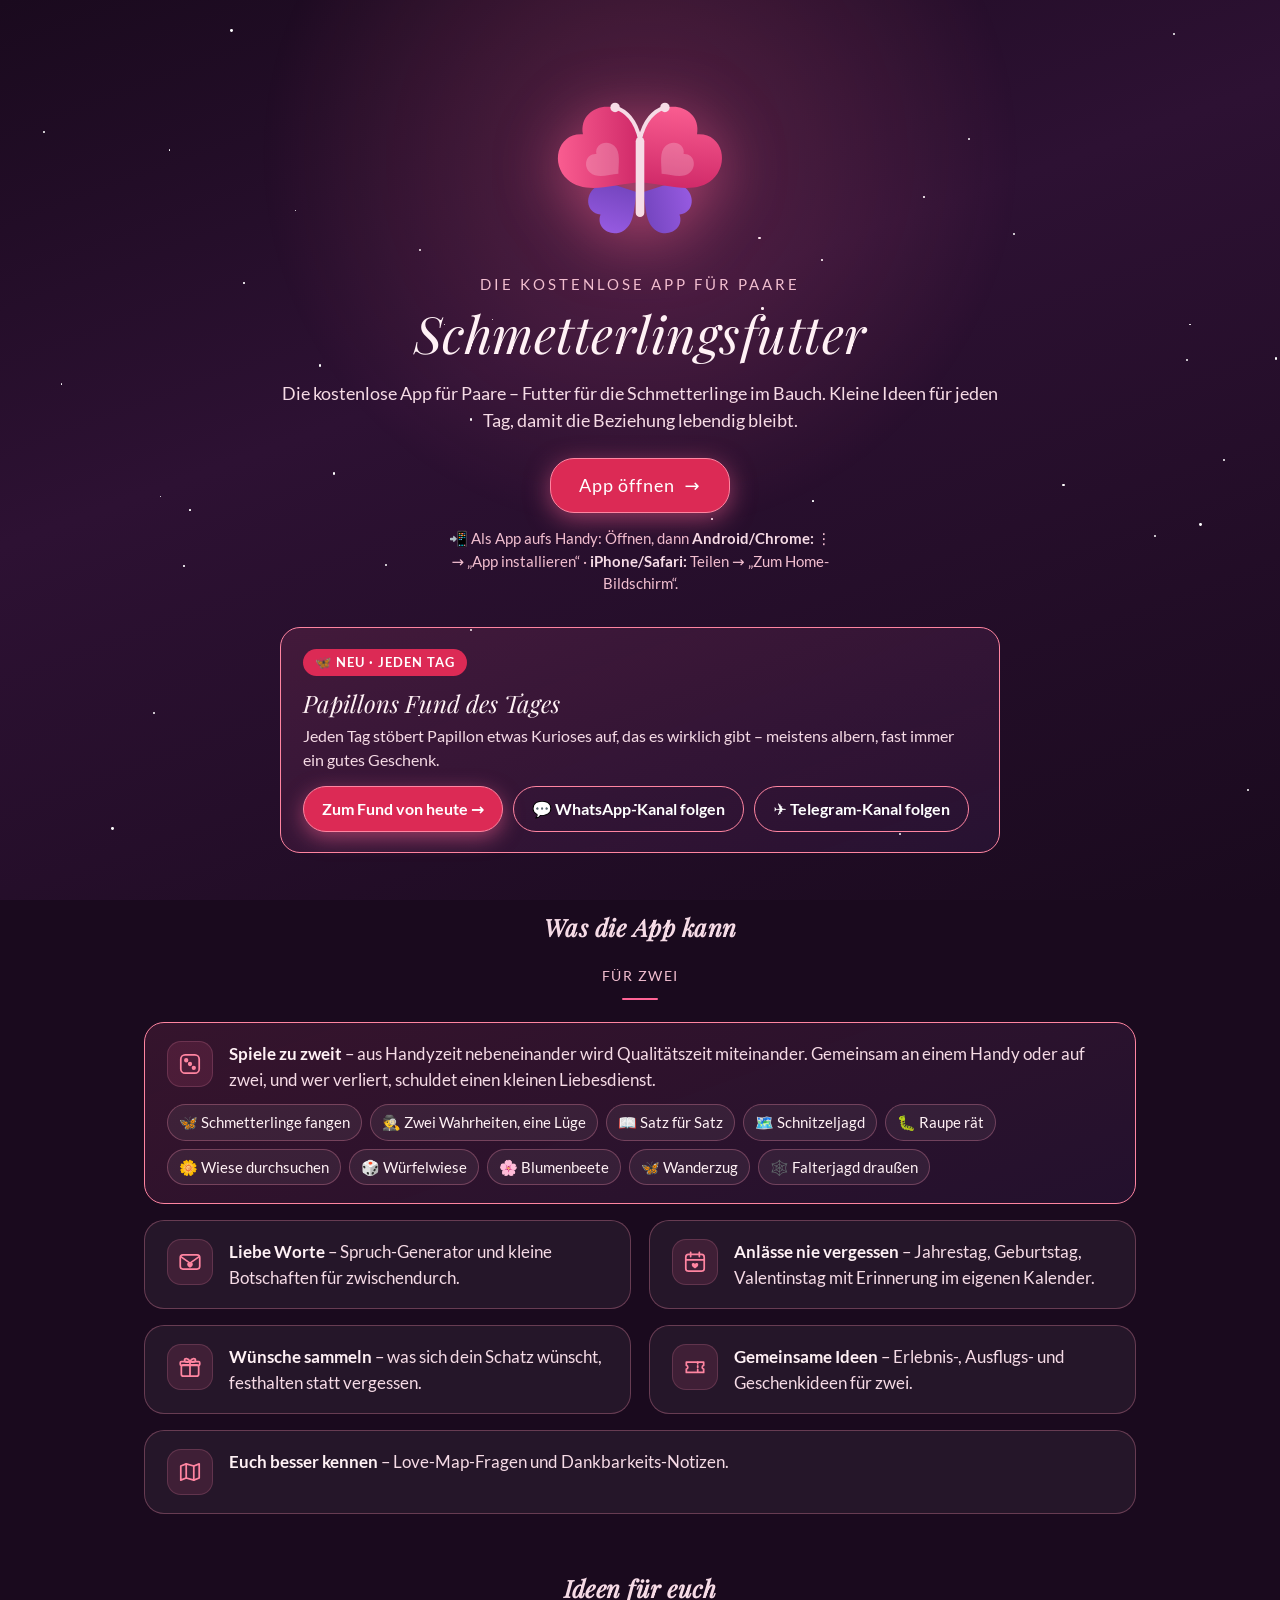
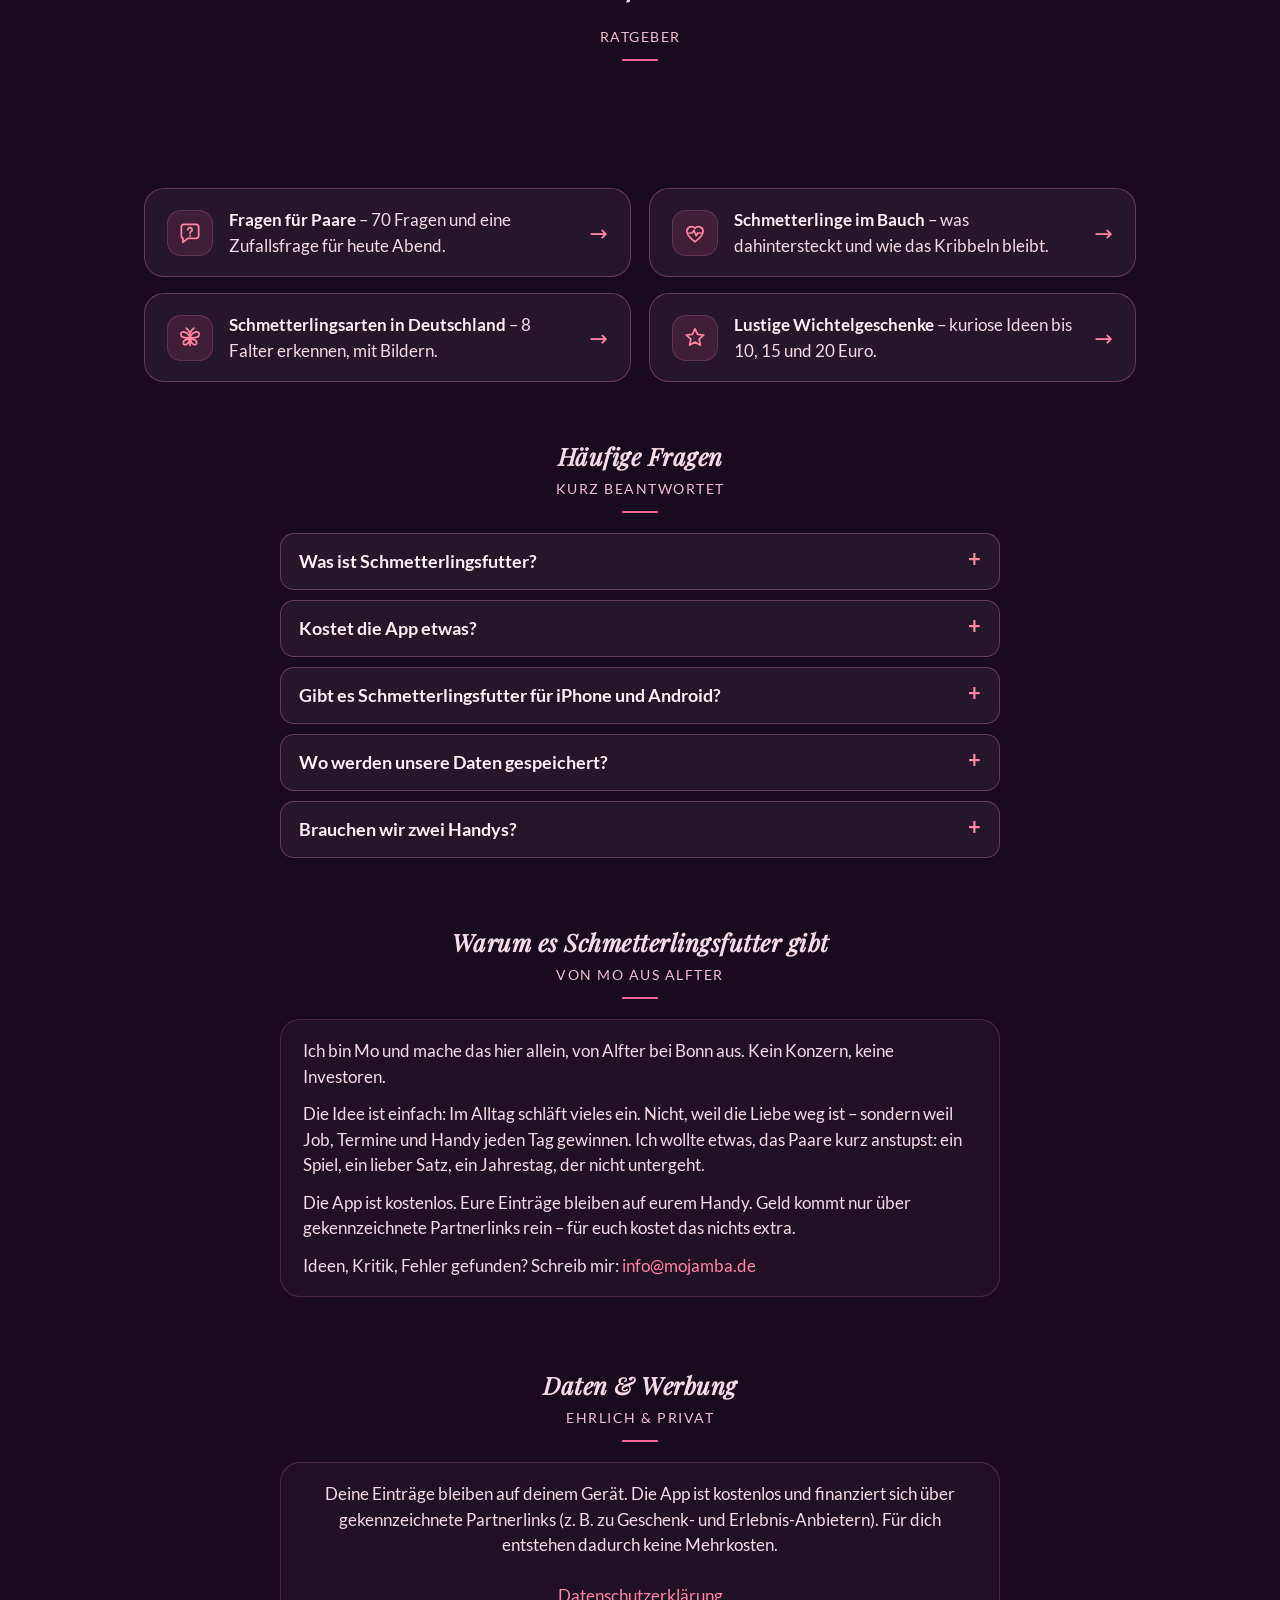
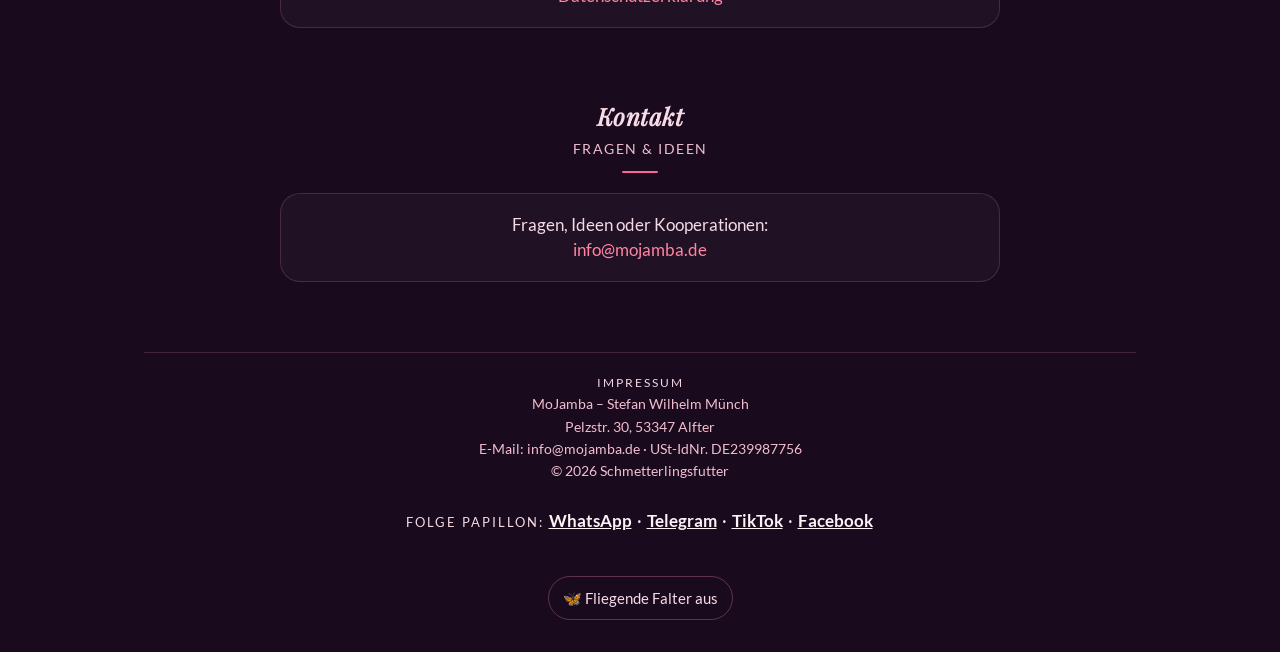
<file: index.html>
<!doctype html>
<html lang="de">
<head>
<meta charset="utf-8">
<meta name="viewport" content="width=device-width,initial-scale=1,viewport-fit=cover">
<title>Schmetterlingsfutter – die kostenlose App für Paare</title>
<meta name="description" content="Kostenlose App für Paare: Spiele zu zweit, liebe Botschaften, Jahrestage und Wünsche – damit die Schmetterlinge im Bauch bleiben. Ohne Anmeldung, ohne Abo.">
<meta name="theme-color" content="#1a0a1e">
<link rel="canonical" href="https://schmetterlingsfutter.de/">
<!-- Vorschau beim Teilen (WhatsApp, Facebook, Telegram, X …) -->
<meta property="og:type" content="website">
<meta property="og:locale" content="de_DE">
<meta property="og:site_name" content="Schmetterlingsfutter">
<meta property="og:url" content="https://schmetterlingsfutter.de/">
<meta property="og:title" content="Schmetterlingsfutter – die Paar-App">
<meta property="og:description" content="Die kostenlose App für Paare: kleine Ideen, Spiele zu zweit und Liebesbotschaften – Futter für die Schmetterlinge im Bauch.">
<meta property="og:image" content="https://schmetterlingsfutter.de/og-image.jpg">
<meta property="og:image:secure_url" content="https://schmetterlingsfutter.de/og-image.jpg">
<meta property="og:image:type" content="image/jpeg">
<meta property="og:image:width" content="1200">
<meta property="og:image:height" content="630">
<meta property="og:image:alt" content="Schmetterling mit Herzflügeln neben dem Schriftzug Schmetterlingsfutter – die Paar-App">
<meta name="twitter:card" content="summary_large_image">
<meta name="twitter:title" content="Schmetterlingsfutter – die Paar-App">
<meta name="twitter:description" content="Die kostenlose App für Paare: kleine Ideen, Spiele zu zweit und Liebesbotschaften.">
<meta name="twitter:image" content="https://schmetterlingsfutter.de/og-image.jpg">
<script type="application/ld+json">{"@context":"https://schema.org","@graph":[{"@type":"WebSite","@id":"https://schmetterlingsfutter.de/#website","url":"https://schmetterlingsfutter.de/","name":"Schmetterlingsfutter","inLanguage":"de-DE","publisher":{"@id":"https://schmetterlingsfutter.de/#org"}},{"@type":"Organization","@id":"https://schmetterlingsfutter.de/#org","name":"Schmetterlingsfutter","legalName":"MoJamba – Stefan Wilhelm Münch","url":"https://schmetterlingsfutter.de/","logo":"https://app.schmetterlingsfutter.de/icons/icon-512.png","email":"info@mojamba.de","address":{"@type":"PostalAddress","streetAddress":"Pelzstr. 30","postalCode":"53347","addressLocality":"Alfter","addressCountry":"DE"},"sameAs":["https://whatsapp.com/channel/0029Vb9gGpbId7nS5nRT380l","https://t.me/papillonsfund","https://www.tiktok.com/@schmetterlingsfutter","https://www.facebook.com/profile.php?id=61597109454624"]},{"@type":"WebApplication","@id":"https://schmetterlingsfutter.de/#app","name":"Schmetterlingsfutter","url":"https://app.schmetterlingsfutter.de/","applicationCategory":"LifestyleApplication","operatingSystem":"Web-Browser (Android, iOS)","inLanguage":"de-DE","isAccessibleForFree":true,"offers":{"@type":"Offer","price":"0","priceCurrency":"EUR"},"publisher":{"@id":"https://schmetterlingsfutter.de/#org"},"description":"Kostenlose App für Paare: Spiele zu zweit, liebe Botschaften, Jahrestage und Wünsche."},{"@type":"FAQPage","@id":"https://schmetterlingsfutter.de/#fragen","mainEntity":[{"@type":"Question","name":"Was ist Schmetterlingsfutter?","acceptedAnswer":{"@type":"Answer","text":"Eine kostenlose App für Paare. Ihr spielt zu zweit, schickt euch liebe Botschaften, sammelt Wünsche und vergesst keinen Jahrestag mehr. Kleine Ideen für jeden Tag, damit die Beziehung lebendig bleibt."}},{"@type":"Question","name":"Kostet die App etwas?","acceptedAnswer":{"@type":"Answer","text":"Nein. Es gibt kein Abo und keine Anmeldung. Die App finanziert sich über gekennzeichnete Partnerlinks, zum Beispiel zu Geschenkideen. Für euch kostet das nichts extra."}},{"@type":"Question","name":"Gibt es Schmetterlingsfutter für iPhone und Android?","acceptedAnswer":{"@type":"Answer","text":"Ja. Die App läuft im Browser auf jedem Handy. Auf dem iPhone über Safari: Teilen und „Zum Home-Bildschirm“. Auf Android über Chrome: Menü und „App installieren“. Für Android kommt sie zusätzlich in den Google Play Store."}},{"@type":"Question","name":"Wo werden unsere Daten gespeichert?","acceptedAnswer":{"@type":"Answer","text":"Eure Einträge bleiben auf eurem Gerät. Wenn ihr eure Handys koppelt, läuft die Verbindung verschlüsselt. Wir verkaufen keine Daten."}},{"@type":"Question","name":"Brauchen wir zwei Handys?","acceptedAnswer":{"@type":"Answer","text":"Nein. Viele Spiele funktionieren an einem Handy, das ihr hin und her gebt. Mit zwei Handys geht noch mehr, zum Beispiel Botschaften schicken."}}]}]}</script>
<link rel="icon" type="image/svg+xml" href="https://app.schmetterlingsfutter.de/icons/icon.svg">
<link rel="apple-touch-icon" href="https://app.schmetterlingsfutter.de/icons/apple-touch-icon.png">
<link rel="preload" as="font" type="font/woff2" crossorigin href="/fonts/Lato-400.woff2">
<link rel="preload" as="font" type="font/woff2" crossorigin href="/fonts/PlayfairDisplay-400i.woff2">
<link rel="preload" as="font" type="font/woff2" crossorigin href="/fonts/Lato-700.woff2">
<style>
/* ---------- Fonts: same files as the app ---------- */
@font-face{font-family:'Playfair Display';font-style:normal;font-weight:400 700;font-display:swap;src:url('/fonts/PlayfairDisplay-400.woff2') format('woff2')}
@font-face{font-family:'Playfair Display';font-style:italic;font-weight:400;font-display:swap;src:url('/fonts/PlayfairDisplay-400i.woff2') format('woff2')}
@font-face{font-family:'Lato';font-style:normal;font-weight:400;font-display:swap;src:url('/fonts/Lato-400.woff2') format('woff2')}
@font-face{font-family:'Lato';font-style:normal;font-weight:700;font-display:swap;src:url('/fonts/Lato-700.woff2') format('woff2')}
/* Ersatzschrift mit angepassten Maßen: kein Springen, wenn die Webschrift nachlädt (CLS) */
@font-face{font-family:'Lato Fallback';src:local('Arial'),local('Helvetica Neue'),local('Helvetica');size-adjust:97.8%;ascent-override:100.9%;descent-override:21.8%;line-gap-override:0%}@font-face{font-family:'Lato Fallback';font-weight:700;src:local('Arial Bold'),local('Arial'),local('Helvetica Neue Bold');size-adjust:93.2%;ascent-override:105.9%;descent-override:22.9%;line-gap-override:0%}@font-face{font-family:'Playfair Fallback';font-style:italic;src:local('Times New Roman Italic'),local('Times New Roman'),local('Times');size-adjust:105.4%;ascent-override:102.7%;descent-override:23.8%;line-gap-override:0%}

/* ---------- Tokens: identical to app (css/app.css, theme default) ---------- */
:root{
  --bg0:#1a0a1e;--bg1:#2d1133;--bg2:#1a0a1e;
  --accent:#ff6496;--accent-2:#ff85a1;--accent-deep:#dc2a55;--accent-dark:#9b1a38;
  --text:#fff1f5;--text-soft:#f6dbe6;--text-muted:#f2bfd0;
  --line:rgba(255,150,180,.3);--line-soft:rgba(255,150,180,.18);
  --glass:rgba(255,255,255,.05);--glass-2:rgba(255,255,255,.03);
  --glow:rgba(255,100,150,.5);
  --radius:20px;--radius-s:14px;
  --serif:'Playfair Display','Playfair Fallback',Georgia,'Times New Roman',serif;
  --sans:'Lato','Lato Fallback',system-ui,-apple-system,'Segoe UI',Roboto,sans-serif;
  /* Motion tokens */
  --ease-out:cubic-bezier(.22,1,.36,1);--ease-in-out:cubic-bezier(.65,0,.35,1);--ease-spring:cubic-bezier(.34,1.4,.64,1);
  --t-xs:160ms;--t-s:280ms;--t-m:600ms;--t-l:900ms;--stagger:70ms;--rise:18px;
}
*,*::before,*::after{box-sizing:border-box;margin:0;padding:0}
html{-webkit-text-size-adjust:100%;scroll-behavior:smooth}
body{min-height:100vh;background:linear-gradient(160deg,var(--bg0) 0%,var(--bg1) 40%,var(--bg2) 100%) fixed;background-color:var(--bg0);
  color:var(--text);font-family:var(--sans);font-weight:400;line-height:1.5;font-size:17px;-webkit-font-smoothing:antialiased;overflow-x:hidden}
a{color:var(--accent-2)}
:focus-visible{outline:2px solid var(--accent-2);outline-offset:2px}

/* ---------- Ambient: stars + glow (like the app) ---------- */
.stars{position:fixed;inset:0;pointer-events:none;z-index:0}
.star{position:absolute;background:#fff;border-radius:50%;animation:twinkle var(--d,3s) ease-in-out infinite var(--delay,0s)}
@keyframes twinkle{0%,100%{opacity:.2;transform:scale(1)}50%{opacity:1;transform:scale(1.5)}}
.glow{position:fixed;left:50%;top:-25vh;width:90vw;height:90vw;max-width:760px;max-height:760px;border-radius:50%;
  background:radial-gradient(closest-side,rgba(255,100,150,.22),transparent);pointer-events:none;z-index:0;transform:translate3d(-50%,var(--py,0px),0);will-change:transform}

main{position:relative;z-index:1;max-width:560px;margin:auto;padding:48px 24px 32px;display:flex;flex-direction:column;align-items:center;text-align:center}

/* ---------- Hero: butterfly heart from the app ---------- */
.heart{width:190px;overflow:visible;height:auto;filter:drop-shadow(0 10px 30px var(--glow));margin-bottom:8px}
.heart .wings{transform-origin:256px 290px}
.loaded .heart .wings{animation:flap 4.8s var(--ease-in-out) 1.2s infinite}
@keyframes flap{0%,70%,100%{transform:scaleX(1)}78%{transform:scaleX(.82)}86%{transform:scaleX(1)}}
h1 .eyebrow{display:block;font-family:var(--sans);font-style:normal;line-height:1.4}
h1 .brand{display:block}
.sr{position:absolute;width:1px;height:1px;overflow:hidden;clip:rect(0 0 0 0);white-space:nowrap}
.eyebrow{font-size:15px;color:var(--text-muted);letter-spacing:3px;text-transform:uppercase;margin-bottom:10px}
h1{font-family:var(--serif);font-style:italic;font-weight:400;font-size:clamp(2.3rem,8vw,3.2rem);line-height:1.1;letter-spacing:.5px;color:var(--text);margin-bottom:14px}
.lead{color:var(--text-soft);font-size:18px;max-width:30em;margin-bottom:24px}

/* ---------- Pill button (app .pill-btn.primary) ---------- */
.pill-btn{position:relative;display:inline-flex;align-items:center;gap:.5em;padding:13px 28px;border-radius:24px;border:.5px solid var(--accent-2);
  background:var(--accent-deep);color:#fff;font-size:18px;letter-spacing:1px;text-decoration:none;box-shadow:0 6px 24px var(--glow);
  overflow:hidden;isolation:isolate;transform:translate3d(var(--mx,0),var(--my,0),0);
  transition:transform var(--t-s) var(--ease-out),box-shadow var(--t-s) var(--ease-out)}
.pill-btn::before{content:"";position:absolute;inset:0;z-index:-1;background:radial-gradient(120px circle at var(--hx,50%) var(--hy,50%),#ffffff33,transparent 60%);opacity:0;transition:opacity var(--t-s) var(--ease-out)}
.pill-btn:hover{box-shadow:0 10px 34px var(--glow)}
.pill-btn:hover::before{opacity:1}
.pill-btn:active{transform:translate3d(var(--mx,0),var(--my,0),0) scale(.97);transition-duration:var(--t-xs)}
.pill-btn .arrow{transition:transform var(--t-s) var(--ease-spring)}
.pill-btn:hover .arrow{transform:translateX(4px)}

/* ---------- Sections ---------- */
section{width:100%;margin-top:56px}
.view-title{font-family:var(--serif);font-style:italic;font-size:24px;color:var(--text-soft);letter-spacing:.5px;margin-bottom:4px}
.view-sub{font-size:14px;color:var(--text-muted);letter-spacing:1.5px;text-transform:uppercase;margin-bottom:20px}
.view-sub::after{content:"";display:block;width:36px;height:2px;border-radius:2px;margin:12px auto 0;background:var(--accent);transform:scaleX(0)}
.js .view-sub.in::after,html:not(.js) .view-sub::after{transform:scaleX(1);transition:transform var(--t-m) var(--ease-out) 150ms}

/* ---------- Cards (app .card) ---------- */
.card{width:100%;background:var(--glass);border:.5px solid var(--line);border-radius:var(--radius);padding:18px 22px;margin-bottom:14px;
  display:flex;gap:16px;align-items:flex-start;text-align:left;color:var(--text-soft);
  transition:transform var(--t-s) var(--ease-out),box-shadow var(--t-s) var(--ease-out),border-color var(--t-s) var(--ease-out),background var(--t-s) var(--ease-out)}
.card.soft{background:var(--glass-2);border-color:var(--line-soft);display:block;text-align:center}
.card b{color:var(--text);font-weight:700}
.card .ic{flex:0 0 auto;display:inline-flex;align-items:center;justify-content:center;width:46px;height:46px;border-radius:14px;background:rgba(255,100,150,.12);border:.5px solid var(--line-soft);color:var(--accent-2);transition:transform var(--t-s) var(--ease-spring)}
.card .ic svg{width:26px;height:26px}
@media (hover:hover){
  .card:not(.soft):hover{transform:translate3d(0,-3px,0);background:rgba(255,255,255,.07);border-color:var(--accent-2);box-shadow:0 14px 34px -18px var(--glow)}
  .card:not(.soft):hover .ic{transform:scale(1.18) rotate(-6deg)}
}
.card.games{border-color:var(--accent-2);background:linear-gradient(160deg,rgba(255,100,150,.12),rgba(155,93,229,.08))}
.card.games{flex-wrap:wrap;row-gap:12px}
.card.games>span:not(.ic){flex:1 1 0;min-width:0}
.chips{display:flex;flex-wrap:wrap;gap:8px;flex-basis:100%;list-style:none}
.chips li{padding:6px 11px;border-radius:999px;background:rgba(255,255,255,.06);border:.5px solid var(--line);color:var(--text);font-size:15px;white-space:nowrap}
a.card.guide{text-decoration:none;align-items:center}
a.card.guide>span:nth-child(2){flex:1}
.card .go{color:var(--accent-2);font-size:22px;transition:transform var(--t-s) var(--ease-spring)}
a.card.guide:hover .go{transform:translateX(4px)}
.tl{color:var(--accent-2);text-decoration:none;background:linear-gradient(currentColor,currentColor) 0 100%/0 1px no-repeat;transition:background-size var(--t-s) var(--ease-out)}
.tl:hover,.tl:focus-visible{background-size:100% 1px}

.faq{text-align:left}
.faq details{background:var(--glass);border:.5px solid var(--line);border-radius:var(--radius-s);margin-bottom:10px}
.faq summary{cursor:pointer;padding:14px 18px;font-weight:700;color:var(--text);font-size:18px;list-style:none;min-height:44px}
.faq summary::-webkit-details-marker{display:none}
.faq summary::after{content:"+";float:right;color:var(--accent-2);font-size:22px;line-height:1}
.faq details[open] summary::after{content:"–"}
.faq p{padding:0 18px 16px;color:var(--text-soft)}
.card.story{text-align:left}.story p+p{margin-top:12px}
@media (min-width:900px){
  main{max-width:1040px;padding-top:64px}
  .lead,.install,.fund-box,#fragen,#warum,main>section:not([id]){max-width:720px;margin-left:auto;margin-right:auto}
  #funktionen,#ratgeber{display:grid;grid-template-columns:1fr 1fr;gap:16px 18px;align-items:stretch}
  #funktionen>h2,#funktionen>.view-sub,#ratgeber>h2,#ratgeber>.view-sub,#funktionen .card.games{grid-column:1/-1}
  #funktionen .card,#ratgeber .card{margin-bottom:0}
  #funktionen .card:last-of-type{grid-column:1/-1}
  #funktionen>.view-sub,#ratgeber>.view-sub{margin-bottom:6px}
  .heart{width:220px}
}
footer{width:100%;border-top:.5px solid var(--line-soft);margin-top:56px;padding-top:18px;font-size:14px;color:var(--text-muted);line-height:1.6}
footer b{color:var(--text-soft);font-weight:400;letter-spacing:2px;text-transform:uppercase;font-size:12px}
footer .sozial-start{margin-top:14px;font-size:17px;color:var(--text)}
footer .sozial-start b{font-size:13px}
footer .sozial-start a{color:var(--text);font-weight:700;display:inline-block;padding:10px 2px}

/* ---------- Load choreography & reveals ---------- */
.js [data-load]{opacity:0;transform:translate3d(0,var(--rise),0)}
.js.loaded [data-load]{opacity:1;transform:none;transition:opacity var(--t-l) var(--ease-out),transform var(--t-l) var(--ease-out);transition-delay:calc(var(--i,0) * 120ms + 80ms)}
.split .w{display:inline-block;overflow:hidden;vertical-align:bottom;padding:0 .04em .1em}
.split .w>span{display:inline-block;transform:translate3d(0,110%,0)}
.loaded .split .w>span{transform:none;transition:transform var(--t-l) var(--ease-out);transition-delay:calc(var(--wi) * 60ms + 260ms)}
.js [data-reveal]{opacity:0;transform:translate3d(0,var(--rise),0)}
.js [data-reveal].in{opacity:1;transform:none;transition:opacity var(--t-m) var(--ease-out),transform var(--t-m) var(--ease-out);transition-delay:calc(var(--i,0) * var(--stagger))}

/* ---------- Page transition into the app ---------- */
.veil{position:fixed;inset:0;background:linear-gradient(160deg,var(--bg0),var(--bg1));z-index:10;pointer-events:none;clip-path:circle(0 at var(--vx,50%) var(--vy,50%))}
.leaving .veil{clip-path:circle(150% at var(--vx,50%) var(--vy,50%));transition:clip-path 650ms var(--ease-in-out)}

/* ---------- Install hint ---------- */
.install{margin-top:14px;font-size:15px;color:var(--text-muted);max-width:26em;line-height:1.5}
.install b{color:var(--text-soft);font-weight:700}
.install [data-os]{display:none}
html:not(.os-ios):not(.os-android) .install [data-os="all"],.os-ios .install [data-os="ios"],.os-android .install [data-os="android"]{display:block}

@media (prefers-reduced-motion:reduce){
  *,*::before,*::after{animation:none!important;transition-duration:1ms!important;transition-delay:0ms!important;scroll-behavior:auto!important}
  .js [data-load],.js [data-reveal],.split .w>span{opacity:1!important;transform:none!important}
  .glow,.pill-btn{transform:none!important}
}
</style>
<script>(function(r,u){r.classList.add('js');if(/iPhone|iPad|iPod/.test(u)||(/Macintosh/.test(u)&&navigator.maxTouchPoints>1))r.classList.add('os-ios');else if(/Android/.test(u))r.classList.add('os-android')})(document.documentElement,navigator.userAgent)</script>
</head>
<body>
<svg width="0" height="0" style="position:absolute" aria-hidden="true"><defs><symbol id="i-lupe" viewBox="0 0 24 24" fill="none" stroke="currentColor" stroke-width="1.6" stroke-linecap="round" stroke-linejoin="round"><circle cx="10.5" cy="10.5" r="6"/><path d="M15 15l5.5 5.5"/></symbol><symbol id="i-wuerfel" viewBox="0 0 24 24" fill="none" stroke="currentColor" stroke-width="1.6" stroke-linecap="round" stroke-linejoin="round"><rect x="3.5" y="3.5" width="17" height="17" rx="4"/><circle cx="8.5" cy="8.5" r="1.2" fill="currentColor"/><circle cx="15.5" cy="15.5" r="1.2" fill="currentColor"/><circle cx="12" cy="12" r="1.2" fill="currentColor"/></symbol><symbol id="i-brief" viewBox="0 0 24 24" fill="none" stroke="currentColor" stroke-width="1.6" stroke-linecap="round" stroke-linejoin="round"><rect x="3" y="5.5" width="18" height="13" rx="2.5"/><path d="M3.5 7l8.5 6 8.5-6"/><path d="M12 17.2c-1.6-1-2.6-1.9-2.6-3a1.3 1.3 0 012.6-.4 1.3 1.3 0 012.6.4c0 1.1-1 2-2.6 3z" fill="currentColor" stroke="none"/></symbol><symbol id="i-kalender" viewBox="0 0 24 24" fill="none" stroke="currentColor" stroke-width="1.6" stroke-linecap="round" stroke-linejoin="round"><rect x="3.5" y="5" width="17" height="15.5" rx="2.5"/><path d="M3.5 10h17M8 3v4M16 3v4"/><path d="M12 18c-1.8-1.1-3-2.2-3-3.4a1.5 1.5 0 013-.5 1.5 1.5 0 013 .5c0 1.2-1.2 2.3-3 3.4z" fill="currentColor" stroke="none"/></symbol><symbol id="i-geschenk" viewBox="0 0 24 24" fill="none" stroke="currentColor" stroke-width="1.6" stroke-linecap="round" stroke-linejoin="round"><rect x="4" y="10" width="16" height="10.5" rx="1.8"/><rect x="3" y="7" width="18" height="3.5" rx="1"/><path d="M12 7v13.5M12 7c-1.5-3.5-5.5-3.5-5-1s5 1 5 1zm0 0c1.5-3.5 5.5-3.5 5-1s-5 1-5 1z"/></symbol><symbol id="i-ticket" viewBox="0 0 24 24" fill="none" stroke="currentColor" stroke-width="1.6" stroke-linecap="round" stroke-linejoin="round"><path d="M4 7.5h16v3a1.8 1.8 0 000 3.5v3H4v-3a1.8 1.8 0 000-3.5z"/><path d="M14.5 7.5v10" stroke-dasharray="1.6 1.8"/></symbol><symbol id="i-karte" viewBox="0 0 24 24" fill="none" stroke="currentColor" stroke-width="1.6" stroke-linecap="round" stroke-linejoin="round"><path d="M3.5 6.5l5-2 7 2 5-2v13l-5 2-7-2-5 2z"/><path d="M8.5 4.5v13M15.5 6.5v13"/></symbol><symbol id="i-herz" viewBox="0 0 24 24" fill="none" stroke="currentColor" stroke-width="1.6" stroke-linecap="round" stroke-linejoin="round"><path d="M12 20s-7.5-4.6-7.5-10A4.3 4.3 0 0112 7.6 4.3 4.3 0 0119.5 10c0 5.4-7.5 10-7.5 10z"/></symbol><symbol id="i-frage" viewBox="0 0 24 24" fill="none" stroke="currentColor" stroke-width="1.6" stroke-linecap="round" stroke-linejoin="round"><path d="M4 6.5A2.5 2.5 0 016.5 4h11A2.5 2.5 0 0120 6.5v8a2.5 2.5 0 01-2.5 2.5H10l-4.5 3.5V17A2.5 2.5 0 014 14.5z"/><path d="M10 9a2 2 0 113 1.7c-.7.4-1 .8-1 1.5"/><circle cx="12" cy="14.6" r=".9" fill="currentColor" stroke="none"/></symbol><symbol id="i-puls" viewBox="0 0 24 24" fill="none" stroke="currentColor" stroke-width="1.6" stroke-linecap="round" stroke-linejoin="round"><path d="M12 20s-7.5-4.6-7.5-10A4.3 4.3 0 0112 7.6 4.3 4.3 0 0119.5 10c0 5.4-7.5 10-7.5 10z"/><path d="M6.5 12h3l1.5-2.5 2 5 1.5-2.5h3"/></symbol><symbol id="i-falter" viewBox="0 0 24 24" fill="none" stroke="currentColor" stroke-width="1.6" stroke-linecap="round" stroke-linejoin="round"><path d="M12 8v11M12 8c-1-3-2.5-4.5-3.5-5M12 8c1-3 2.5-4.5 3.5-5"/><path d="M11.4 10C9 6 3.5 5 3.5 8.5c0 2.6 2.7 3.6 7.9 3.3zM12.6 10C15 6 20.5 5 20.5 8.5c0 2.6-2.7 3.6-7.9 3.3zM11.4 13c-3 0-6 1.2-5.5 3.8.6 2.6 3.7 1.6 5.5-1.8zM12.6 13c3 0 6 1.2 5.5 3.8-.6 2.6-3.7 1.6-5.5-1.8z"/></symbol><symbol id="i-stern" viewBox="0 0 24 24" fill="none" stroke="currentColor" stroke-width="1.6" stroke-linecap="round" stroke-linejoin="round"><path d="M12 3.5l2.4 5.2 5.6.6-4.2 3.8 1.2 5.5L12 15.8l-5 2.8 1.2-5.5L4 9.3l5.6-.6z"/></symbol></defs></svg>
<div class="stars" id="stars" aria-hidden="true"></div>
<div class="glow" aria-hidden="true"></div>
<div class="veil" aria-hidden="true"></div>
<main>
  <svg class="heart" data-load style="--i:0" viewBox="0 20 512 470" overflow="visible" aria-hidden="true"><defs>
    <linearGradient id="mbgC" x1="0" y1="0" x2="0" y2="1"><stop offset="0" stop-color="#fff4f7"/><stop offset="1" stop-color="#ffd9e4"/></linearGradient>
    <linearGradient id="mupC" x1="0" y1="0" x2="1" y2="1"><stop offset="0" stop-color="#ff6496"/><stop offset="1" stop-color="#c2185b"/></linearGradient>
    <linearGradient id="mloC" x1="0" y1="0" x2="1" y2="1"><stop offset="0" stop-color="#9b5de5"/><stop offset="1" stop-color="#6a3fb5"/></linearGradient>
  </defs><g class="wings"><path d="M0,-30 C-25,-62 -70,-38 -70,0 C-70,36 -30,58 0,85 C30,58 70,36 70,0 C70,-38 25,-62 0,-30 Z" transform="translate(248,318) rotate(-122) scale(0.86) translate(0,-85)" fill="url(#mloC)" /><path d="M0,-30 C-25,-62 -70,-38 -70,0 C-70,36 -30,58 0,85 C30,58 70,36 70,0 C70,-38 25,-62 0,-30 Z" transform="translate(264,318) rotate(122) scale(0.86) translate(0,-85)" fill="url(#mloC)" /><path d="M0,-30 C-25,-62 -70,-38 -70,0 C-70,36 -30,58 0,85 C30,58 70,36 70,0 C70,-38 25,-62 0,-30 Z" transform="translate(248,296) rotate(-48) scale(1.46) translate(0,-85)" fill="url(#mupC)" /><path d="M0,-30 C-25,-62 -70,-38 -70,0 C-70,36 -30,58 0,85 C30,58 70,36 70,0 C70,-38 25,-62 0,-30 Z" transform="translate(264,296) rotate(48) scale(1.46) translate(0,-85)" fill="url(#mupC)" /><path d="M0,-30 C-25,-62 -70,-38 -70,0 C-70,36 -30,58 0,85 C30,58 70,36 70,0 C70,-38 25,-62 0,-30 Z" transform="translate(248,296) rotate(-48) scale(0.6) translate(-22,-160)" fill="#fff" opacity=".22"/><path d="M0,-30 C-25,-62 -70,-38 -70,0 C-70,36 -30,58 0,85 C30,58 70,36 70,0 C70,-38 25,-62 0,-30 Z" transform="translate(264,296) rotate(48) scale(0.6) translate(22,-160)" fill="#fff" opacity=".22"/></g><path d="M256,196 C246,150 222,128 200,122" fill="none" stroke="#f6dbe6" stroke-width="9" stroke-linecap="round"/><path d="M256,196 C266,150 290,128 312,122" fill="none" stroke="#f6dbe6" stroke-width="9" stroke-linecap="round"/><circle cx="198" cy="121" r="11" fill="#f6dbe6"/><circle cx="314" cy="121" r="11" fill="#f6dbe6"/><rect x="246" y="190" width="20" height="186" rx="10" fill="#f6dbe6"/></svg>
  <h1><span class="eyebrow" data-load style="--i:1">Die kostenlose App für Paare</span><span class="split brand" data-split>Schmetterlingsfutter</span></h1>
  <p class="lead" data-load style="--i:2">Die kostenlose App für Paare – Futter für die Schmetterlinge im Bauch. Kleine Ideen für jeden Tag, damit die Beziehung lebendig bleibt.</p>
  <p data-load style="--i:3"><a class="pill-btn" data-magnetic data-leave href="https://app.schmetterlingsfutter.de/">App öffnen <span class="arrow" aria-hidden="true">→</span></a></p>
  <div class="install" data-load style="--i:4">
    <p data-os="android">📲 Auf den Startbildschirm: App öffnen, dann in Chrome oben rechts <b>⋮</b> → <b>„App installieren“</b>.</p>
    <p data-os="ios">📲 Auf den Home-Bildschirm: App in Safari öffnen, dann <b>Teilen</b> <span aria-hidden="true">⬆︎</span> → <b>„Zum Home-Bildschirm“</b>.</p>
    <p data-os="all">📲 Als App aufs Handy: Öffnen, dann <b>Android/Chrome:</b> ⋮ → „App installieren“ · <b>iPhone/Safari:</b> Teilen → „Zum Home-Bildschirm“.</p>
  </div>

  <!-- Papillons Fund des Tages (Amazon-Engine): Kasten auf der Startseite -->
  <style>
    .fund-box{width:100%;margin-top:32px;padding:20px 22px;text-align:left;border-radius:var(--radius);border:.5px solid var(--accent-2);
      background:linear-gradient(160deg,rgba(255,100,150,.12),rgba(155,93,229,.08));color:var(--text-soft)}
    .fund-badge{display:inline-block;background:var(--accent-deep);color:#fff;font-size:13px;font-weight:700;letter-spacing:1px;text-transform:uppercase;padding:4px 12px;border-radius:999px}
    .fund-title{font-family:var(--serif);font-style:italic;font-weight:400;font-size:24px;line-height:1.25;color:var(--text);margin:12px 0 6px}
    .fund-desc{font-size:16px;margin-bottom:14px}
    .fund-heute{display:block;margin-bottom:14px;font-size:16px}
    .fund-heute b{color:var(--text)}
    .fund-btns{display:flex;flex-wrap:wrap;gap:10px}
    .fund-btn{display:inline-flex;align-items:center;justify-content:center;min-height:44px;padding:10px 18px;border-radius:24px;font-size:16px;font-weight:700;text-decoration:none;color:#fff;transition:transform var(--t-s) var(--ease-out)}
    .fund-btn-1{background:var(--accent-deep);border:.5px solid var(--accent-2);box-shadow:0 6px 20px var(--glow)}
    .fund-btn-2{background:transparent;border:1px solid var(--accent-2)}
    .fund-btn:hover{transform:translateY(-1px)}
    @media (max-width:480px){.fund-btn{width:100%}}
  </style>
  <aside class="fund-box" data-load style="--i:5" aria-label="Papillons Fund des Tages">
    <span class="fund-badge">🦋 Neu · jeden Tag</span>
    <h2 class="fund-title">Papillons Fund des Tages</h2>
    <p class="fund-desc">Jeden Tag stöbert Papillon etwas Kurioses auf, das es wirklich gibt – meistens albern, fast immer ein gutes Geschenk.</p>
    <p class="fund-heute" id="fundHeute" hidden></p>
    <div class="fund-btns">
      <a class="fund-btn fund-btn-1" href="/funde/">Zum Fund von heute →</a>
      <a class="fund-btn fund-btn-2" href="https://whatsapp.com/channel/0029Vb9gGpbId7nS5nRT380l" target="_blank" rel="noopener">💬 WhatsApp-Kanal folgen</a>
      <a class="fund-btn fund-btn-2" href="https://t.me/papillonsfund" target="_blank" rel="noopener">✈️ Telegram-Kanal folgen</a>
    </div>
  </aside>
  <script>(function(){var p=document.getElementById('fundHeute');if(!p||!window.fetch)return;
fetch('https://mojambaauto.github.io/amazon-engine/feed/funde.json',{cache:'no-cache'}).then(function(r){if(!r.ok)throw 0;return r.json()}).then(function(l){
l=(l||[]).slice().sort(function(x,y){return x.datum<y.datum?1:-1});var f=l[0];if(!f||!f.titel)return;
var h=new Intl.DateTimeFormat('sv-SE',{timeZone:'Europe/Berlin'}).format(new Date());
p.textContent='';var b=document.createElement('b');b.textContent=f.titel;p.appendChild(document.createTextNode(f.datum===h?'Heute: ':'Zuletzt: '));p.appendChild(b);p.hidden=false;
}).catch(function(){})})();</script>

  <section id="funktionen">
    <h2 class="view-title" data-reveal>Was die App kann</h2>
    <p class="view-sub" data-reveal style="--i:1">Für zwei</p>
    <div class="card games" data-reveal style="--i:0"><span class="ic" aria-hidden="true"><svg viewBox="0 0 24 24"><use href="#i-wuerfel"/></svg></span><span><b>Spiele zu zweit</b> – aus Handyzeit nebeneinander wird Qualitätszeit miteinander. Gemeinsam an einem Handy oder auf zwei, und wer verliert, schuldet einen kleinen Liebesdienst.</span>
      <ul class="chips" aria-label="Spiele">
        <li>🦋 Schmetterlinge fangen</li><li>🕵️ Zwei Wahrheiten, eine Lüge</li><li>📖 Satz für Satz</li><li>🗺️ Schnitzeljagd</li><li>🐛 Raupe rät</li><li>🌼 Wiese durchsuchen</li><li>🎲 Würfelwiese</li><li>🌸 Blumenbeete</li><li>🦋 Wanderzug</li><li>🕸️ Falterjagd draußen</li>
      </ul></div>
    <div class="card" data-reveal style="--i:1"><span class="ic" aria-hidden="true"><svg viewBox="0 0 24 24"><use href="#i-brief"/></svg></span><span><b>Liebe Worte</b> – Spruch-Generator und kleine Botschaften für zwischendurch.</span></div>
    <div class="card" data-reveal style="--i:2"><span class="ic" aria-hidden="true"><svg viewBox="0 0 24 24"><use href="#i-kalender"/></svg></span><span><b>Anlässe nie vergessen</b> – Jahrestag, Geburtstag, Valentinstag mit Erinnerung im eigenen Kalender.</span></div>
    <div class="card" data-reveal style="--i:3"><span class="ic" aria-hidden="true"><svg viewBox="0 0 24 24"><use href="#i-geschenk"/></svg></span><span><b>Wünsche sammeln</b> – was sich dein Schatz wünscht, festhalten statt vergessen.</span></div>
    <div class="card" data-reveal style="--i:4"><span class="ic" aria-hidden="true"><svg viewBox="0 0 24 24"><use href="#i-ticket"/></svg></span><span><b>Gemeinsame Ideen</b> – Erlebnis-, Ausflugs- und Geschenkideen für zwei.</span></div>
    <div class="card" data-reveal style="--i:5"><span class="ic" aria-hidden="true"><svg viewBox="0 0 24 24"><use href="#i-karte"/></svg></span><span><b>Euch besser kennen</b> – Love-Map-Fragen und Dankbarkeits-Notizen.</span></div>
  </section>

  <section id="ratgeber">
    <h2 class="view-title" data-reveal>Ideen für euch</h2>
    <p class="view-sub" data-reveal style="--i:1">Ratgeber</p>
    <a class="card guide" data-reveal style="--i:0" href="/geschenkideen-freundin-freund/"><span class="ic" aria-hidden="true"><svg viewBox="0 0 24 24"><use href="#i-geschenk"/></svg></span><span><b>Geschenkideen für Freundin &amp; Freund</b> – persönlich, nach Budget sortiert.</span><span class="go" aria-hidden="true">→</span></a>
    <a class="card guide" data-reveal style="--i:1" href="/valentinstag-geschenke/"><span class="ic" aria-hidden="true"><svg viewBox="0 0 24 24"><use href="#i-herz"/></svg></span><span><b>Valentinstag-Geschenke</b> – für sie, ihn und euch zwei.</span><span class="go" aria-hidden="true">→</span></a>
    <a class="card guide" data-reveal style="--i:2" href="/fragen-fuer-paare/"><span class="ic" aria-hidden="true"><svg viewBox="0 0 24 24"><use href="#i-frage"/></svg></span><span><b>Fragen für Paare</b> – 70 Fragen und eine Zufallsfrage für heute Abend.</span><span class="go" aria-hidden="true">→</span></a>
    <a class="card guide" data-reveal style="--i:3" href="/schmetterlinge-im-bauch/"><span class="ic" aria-hidden="true"><svg viewBox="0 0 24 24"><use href="#i-puls"/></svg></span><span><b>Schmetterlinge im Bauch</b> – was dahintersteckt und wie das Kribbeln bleibt.</span><span class="go" aria-hidden="true">→</span></a>
    <a class="card guide" data-reveal style="--i:4" href="/schmetterlingsarten/"><span class="ic" aria-hidden="true"><svg viewBox="0 0 24 24"><use href="#i-falter"/></svg></span><span><b>Schmetterlingsarten in Deutschland</b> – 8 Falter erkennen, mit Bildern.</span><span class="go" aria-hidden="true">→</span></a>
    <a class="card guide" data-reveal style="--i:5" href="/wichtelgeschenke/"><span class="ic" aria-hidden="true"><svg viewBox="0 0 24 24"><use href="#i-stern"/></svg></span><span><b>Lustige Wichtelgeschenke</b> – kuriose Ideen bis 10, 15 und 20 Euro.</span><span class="go" aria-hidden="true">→</span></a>
  </section>


  <section id="fragen">
    <h2 class="view-title" data-reveal>Häufige Fragen</h2>
    <p class="view-sub" data-reveal style="--i:1">Kurz beantwortet</p>
    <div class="faq" data-reveal><details><summary>Was ist Schmetterlingsfutter?</summary><p>Eine kostenlose App für Paare. Ihr spielt zu zweit, schickt euch liebe Botschaften, sammelt Wünsche und vergesst keinen Jahrestag mehr. Kleine Ideen für jeden Tag, damit die Beziehung lebendig bleibt.</p></details><details><summary>Kostet die App etwas?</summary><p>Nein. Es gibt kein Abo und keine Anmeldung. Die App finanziert sich über gekennzeichnete Partnerlinks, zum Beispiel zu Geschenkideen. Für euch kostet das nichts extra.</p></details><details><summary>Gibt es Schmetterlingsfutter für iPhone und Android?</summary><p>Ja. Die App läuft im Browser auf jedem Handy. Auf dem iPhone über Safari: Teilen und „Zum Home-Bildschirm“. Auf Android über Chrome: Menü und „App installieren“. Für Android kommt sie zusätzlich in den Google Play Store.</p></details><details><summary>Wo werden unsere Daten gespeichert?</summary><p>Eure Einträge bleiben auf eurem Gerät. Wenn ihr eure Handys koppelt, läuft die Verbindung verschlüsselt. Wir verkaufen keine Daten.</p></details><details><summary>Brauchen wir zwei Handys?</summary><p>Nein. Viele Spiele funktionieren an einem Handy, das ihr hin und her gebt. Mit zwei Handys geht noch mehr, zum Beispiel Botschaften schicken.</p></details></div>
  </section>

  <section id="warum">
    <h2 class="view-title" data-reveal>Warum es Schmetterlingsfutter gibt</h2>
    <p class="view-sub" data-reveal style="--i:1">Von Mo aus Alfter</p>
    <div class="card soft story" data-reveal>
      <p>Ich bin Mo und mache das hier allein, von Alfter bei Bonn aus. Kein Konzern, keine Investoren.</p>
      <p>Die Idee ist einfach: Im Alltag schläft vieles ein. Nicht, weil die Liebe weg ist – sondern weil Job, Termine und Handy jeden Tag gewinnen. Ich wollte etwas, das Paare kurz anstupst: ein Spiel, ein lieber Satz, ein Jahrestag, der nicht untergeht.</p>
      <p>Die App ist kostenlos. Eure Einträge bleiben auf eurem Handy. Geld kommt nur über gekennzeichnete Partnerlinks rein – für euch kostet das nichts extra.</p>
      <p>Ideen, Kritik, Fehler gefunden? Schreib mir: <a class="tl" href="mailto:info@mojamba.de">info@mojamba.de</a></p>
    </div>
  </section>
  <section>
    <h2 class="view-title" data-reveal>Daten &amp; Werbung</h2>
    <p class="view-sub" data-reveal style="--i:1">Ehrlich &amp; privat</p>
    <div class="card soft" data-reveal>Deine Einträge bleiben auf deinem Gerät. Die App ist kostenlos und finanziert sich über gekennzeichnete Partnerlinks (z.&nbsp;B. zu Geschenk- und Erlebnis-Anbietern). Für dich entstehen dadurch keine Mehrkosten.<br><br><a class="tl" href="https://app.schmetterlingsfutter.de/privacy.html">Datenschutzerklärung</a></div>
  </section>

  <section>
    <h2 class="view-title" data-reveal>Kontakt</h2>
    <p class="view-sub" data-reveal style="--i:1">Fragen &amp; Ideen</p>
    <div class="card soft" data-reveal>Fragen, Ideen oder Kooperationen:<br><a class="tl" href="mailto:info@mojamba.de">info@mojamba.de</a></div>
  </section>

  <footer id="impressum" data-reveal>
    <b>Impressum</b><br>
    MoJamba – Stefan Wilhelm Münch<br>Pelzstr. 30, 53347 Alfter<br>
    E-Mail: info@mojamba.de · USt-IdNr. DE239987756<br>
    © 2026 Schmetterlingsfutter
    <p class="sozial-start"><b>Folge Papillon:</b> <a href="https://whatsapp.com/channel/0029Vb9gGpbId7nS5nRT380l" target="_blank" rel="noopener">WhatsApp</a> · <a href="https://t.me/papillonsfund" target="_blank" rel="noopener">Telegram</a> · <a href="https://www.tiktok.com/@schmetterlingsfutter" target="_blank" rel="noopener">TikTok</a> · <a href="https://www.facebook.com/profile.php?id=61597109454624" target="_blank" rel="noopener">Facebook</a></p>
  </footer>
</main>
<script>
(()=>{
  const d=document,root=d.documentElement;
  const still=matchMedia('(prefers-reduced-motion: reduce)').matches;
  const fine=matchMedia('(hover:hover) and (pointer:fine)').matches;

  // Stars like the app
  const st=d.getElementById('stars');
  for(let i=0;i<40;i++){const s=d.createElement('div');s.className='star';const z=Math.random()*2+1;
    s.style.cssText=`width:${z}px;height:${z}px;left:${Math.random()*100}%;top:${Math.random()*100}%;--d:${2+Math.random()*3}s;--delay:${Math.random()*3}s`;st.appendChild(s)}

  d.querySelectorAll('[data-split]').forEach(el=>{
    const t=el.textContent.trim();
    el.innerHTML='<span class="sr">'+t+'</span>'+t.split(/\s+/).map((w,i)=>`<span class="w" aria-hidden="true"><span style="--wi:${i}">${w}</span></span>`).join(' ');
  });
  requestAnimationFrame(()=>requestAnimationFrame(()=>root.classList.add('loaded')));

  const io=new IntersectionObserver(es=>es.forEach(e=>{if(e.isIntersecting){e.target.classList.add('in');io.unobserve(e.target)}}),{rootMargin:'0px 0px -10% 0px',threshold:.1});
  d.querySelectorAll('[data-reveal]').forEach(el=>io.observe(el));

  if(still) return;
  const glow=d.querySelector('.glow');let tk=false;
  addEventListener('scroll',()=>{if(tk)return;tk=true;requestAnimationFrame(()=>{glow.style.setProperty('--py',(scrollY*.25)+'px');tk=false})},{passive:true});

  if(fine) d.querySelectorAll('[data-magnetic]').forEach(b=>{
    b.addEventListener('pointermove',e=>{const r=b.getBoundingClientRect(),x=e.clientX-r.left,y=e.clientY-r.top;
      b.style.setProperty('--hx',x+'px');b.style.setProperty('--hy',y+'px');
      b.style.setProperty('--mx',((x-r.width/2)*.18)+'px');b.style.setProperty('--my',((y-r.height/2)*.25)+'px')});
    b.addEventListener('pointerleave',()=>{b.style.setProperty('--mx','0px');b.style.setProperty('--my','0px')});
  });
  d.querySelectorAll('[data-leave]').forEach(a=>a.addEventListener('click',e=>{
    if(e.metaKey||e.ctrlKey||e.shiftKey||e.button)return;
    e.preventDefault();root.style.setProperty('--vx',e.clientX+'px');root.style.setProperty('--vy',e.clientY+'px');
    root.classList.add('leaving');setTimeout(()=>location.href=a.href,520);
  }));
  addEventListener('pageshow',e=>{if(e.persisted)root.classList.remove('leaving')});
})();
</script>
<script>addEventListener('load',function(){var s=document.createElement('script');s.src='/js/falter.js';document.body.appendChild(s)})</script>
</body></html>
</file>
